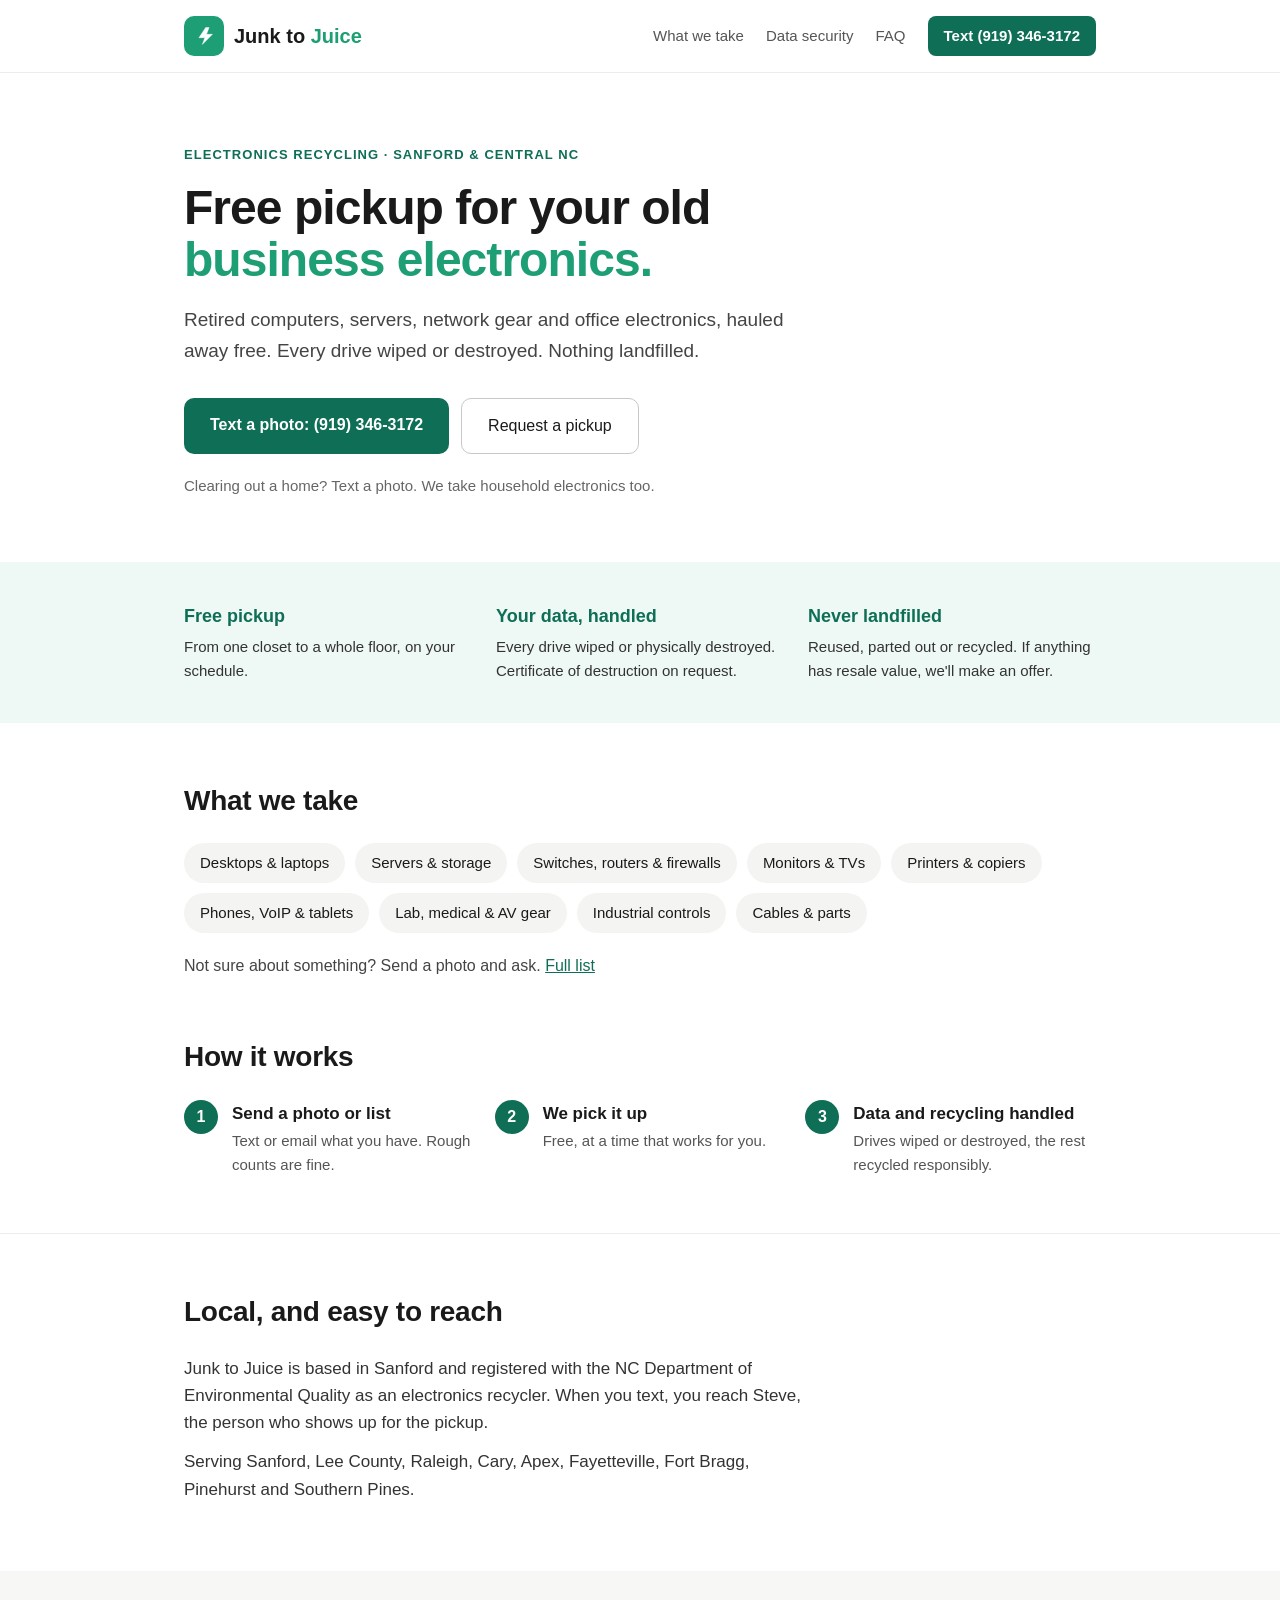
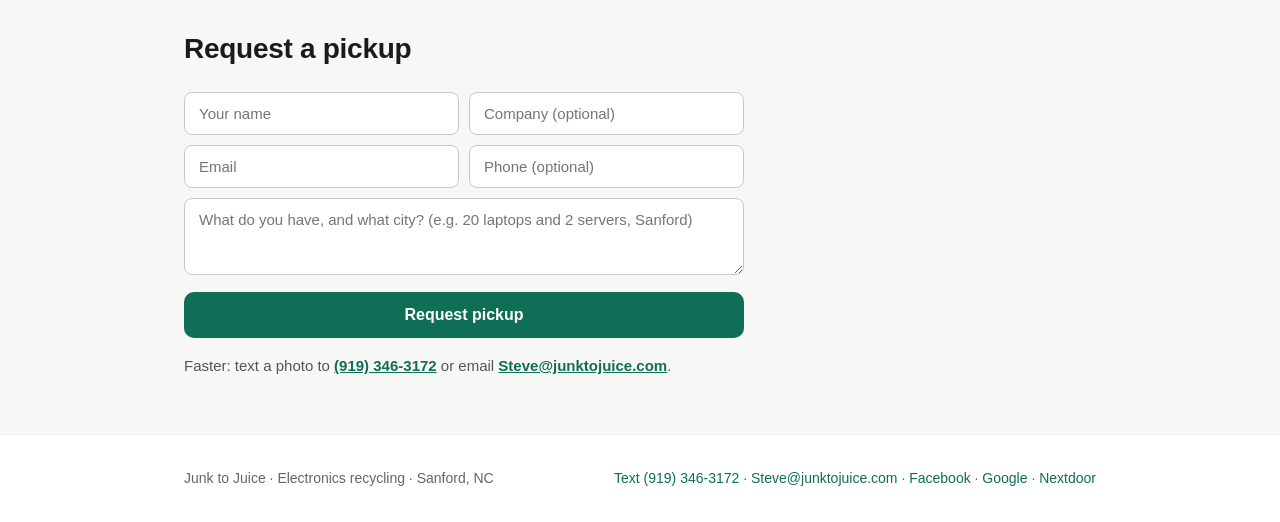
<file: index.html>
<!DOCTYPE html>
<html lang="en">
<head>
  <meta charset="UTF-8" />
  <meta name="viewport" content="width=device-width, initial-scale=1.0" />
  <title>Free Electronics Recycling Pickup | Sanford &amp; Central NC | Junk to Juice</title>
  <meta name="description" content="Free pickup of retired computers, servers, network gear and office electronics in Sanford and central NC. Every drive wiped or destroyed. Nothing landfilled." />
  <link rel="canonical" href="https://junktojuice.com/" />
  <link rel="icon" href="/favicon.ico" sizes="32x32" />
  <link rel="icon" href="/favicon.svg" type="image/svg+xml" />
  <link rel="apple-touch-icon" href="/apple-touch-icon.png" />
  <link rel="manifest" href="/site.webmanifest" />
  <link rel="stylesheet" href="/style.css" />
  <meta name="robots" content="index, follow" />
  <meta property="og:type" content="website" />
  <meta property="og:url" content="https://junktojuice.com/" />
  <meta property="og:title" content="Junk to Juice | Free Electronics Recycling Pickup in Central NC" />
  <meta property="og:description" content="Free pickup of retired computers, servers and office electronics in Sanford and central NC. Every drive wiped or destroyed. Nothing landfilled." />
  <meta property="og:site_name" content="Junk to Juice" />
  <meta property="og:image" content="https://junktojuice.com/og-image.png" />
  <meta property="og:image:width" content="1200" />
  <meta property="og:image:height" content="630" />
  <meta name="twitter:card" content="summary_large_image" />
  <meta name="twitter:image" content="https://junktojuice.com/og-image.png" />
  <meta name="twitter:title" content="Junk to Juice | Free Electronics Recycling Pickup in Central NC" />
  <meta name="twitter:description" content="Free pickup of retired computers, servers and office electronics. Every drive wiped or destroyed. Nothing landfilled." />
  <script type="application/ld+json">
  {
    "@context": "https://schema.org",
    "@type": "LocalBusiness",
    "name": "Junk to Juice",
    "alternateName": "Junk to Juice Electronics Recycling",
    "description": "Electronics recycler in Sanford, NC offering free pickup of retired computers, servers, network gear and office electronics for businesses across central North Carolina. Every drive wiped or physically destroyed, with certificates of destruction available. Nothing landfilled.",
    "url": "https://junktojuice.com",
    "logo": "https://junktojuice.com/android-chrome-512x512.png",
    "image": "https://junktojuice.com/og-image.png",
    "telephone": "+19193463172",
    "email": "Steve@junktojuice.com",
    "address": {
      "@type": "PostalAddress",
      "addressLocality": "Sanford",
      "addressRegion": "NC",
      "postalCode": "27332",
      "addressCountry": "US"
    },
    "openingHours": "Mo-Su 06:00-20:00",
    "areaServed": ["Sanford, NC", "Lee County, NC", "Raleigh, NC", "Cary, NC", "Apex, NC", "Fayetteville, NC", "Fort Bragg, NC", "Pinehurst, NC", "Southern Pines, NC"],
    "serviceType": ["Electronics Recycling", "Free Electronics Pickup", "Computer Recycling", "Secure Data Destruction", "Office IT Equipment Removal"],
    "sameAs": [
      "https://www.facebook.com/junktojuice",
      "https://www.google.com/maps?cid=4999644348705849393",
      "https://nextdoor.com/page/junk-to-juice-sanford-nc/",
      "https://www.alignable.com/sanford-nc/junk-to-juice"
    ]
  }
  </script>
  <!-- Google tag (gtag.js) -->
  <script async src="https://www.googletagmanager.com/gtag/js?id=G-BV7R6ZXYHS"></script>
  <script>
    window.dataLayer = window.dataLayer || [];
    function gtag(){dataLayer.push(arguments);}
    gtag('js', new Date());
    gtag('config', 'G-BV7R6ZXYHS');
  </script>
</head>
<body>

<nav>
  <div class="wrap">
    <a class="logo-mark" href="/">
      <div class="logo-icon"><svg viewBox="0 0 26 26" fill="none" xmlns="http://www.w3.org/2000/svg" aria-hidden="true"><path d="M15 3L7 15h7l-3 8L23 11h-7l3-8z" fill="white" stroke="white" stroke-width="0.5" stroke-linejoin="round"/></svg></div>
      <span class="logo-text">Junk to <span>Juice</span></span>
    </a>
    <div class="nav-links">
      <a href="/services">What we take</a>
      <a href="/data-security">Data security</a>
      <a href="/faq">FAQ</a>
      <a class="nav-cta" href="sms:+19193463172">Text (919) 346-3172</a>
    </div>
  </div>
</nav>

<header class="hero">
  <div class="wrap">
    <div class="eyebrow">Electronics recycling · Sanford &amp; central NC</div>
    <h1>Free pickup for your old <span>business electronics.</span></h1>
    <p class="lede">Retired computers, servers, network gear and office electronics, hauled away free. Every drive wiped or destroyed. Nothing landfilled.</p>
    <div class="cta-row">
      <a class="btn-primary" href="sms:+19193463172">Text a photo: (919) 346-3172</a>
      <a class="btn-secondary" href="#contact">Request a pickup</a>
    </div>
    <p class="homes">Clearing out a home? Text a photo. We take household electronics too.</p>
  </div>
</header>

<section class="points" aria-label="Why Junk to Juice">
  <div class="wrap">
    <div class="point"><h2>Free pickup</h2><p>From one closet to a whole floor, on your schedule.</p></div>
    <div class="point"><h2>Your data, handled</h2><p>Every drive wiped or physically destroyed. Certificate of destruction on request.</p></div>
    <div class="point"><h2>Never landfilled</h2><p>Reused, parted out or recycled. If anything has resale value, we'll make an offer.</p></div>
  </div>
</section>

<section class="section">
  <div class="wrap">
    <h2 class="title">What we take</h2>
    <ul class="take">
      <li>Desktops &amp; laptops</li>
      <li>Servers &amp; storage</li>
      <li>Switches, routers &amp; firewalls</li>
      <li>Monitors &amp; TVs</li>
      <li>Printers &amp; copiers</li>
      <li>Phones, VoIP &amp; tablets</li>
      <li>Lab, medical &amp; AV gear</li>
      <li>Industrial controls</li>
      <li>Cables &amp; parts</li>
    </ul>
    <p class="note">Not sure about something? Send a photo and ask. <a href="/services">Full list</a></p>
  </div>
</section>

<section class="section" style="padding-top:0;">
  <div class="wrap">
    <h2 class="title">How it works</h2>
    <div class="steps">
      <div class="step"><div class="step-num">1</div><div><h3>Send a photo or list</h3><p>Text or email what you have. Rough counts are fine.</p></div></div>
      <div class="step"><div class="step-num">2</div><div><h3>We pick it up</h3><p>Free, at a time that works for you.</p></div></div>
      <div class="step"><div class="step-num">3</div><div><h3>Data and recycling handled</h3><p>Drives wiped or destroyed, the rest recycled responsibly.</p></div></div>
    </div>
  </div>
</section>

<section class="section about">
  <div class="wrap">
    <h2 class="title">Local, and easy to reach</h2>
    <p>Junk to Juice is based in Sanford and registered with the NC Department of Environmental Quality as an electronics recycler. When you text, you reach Steve, the person who shows up for the pickup.</p>
    <p>Serving Sanford, Lee County, Raleigh, Cary, Apex, Fayetteville, Fort Bragg, Pinehurst and Southern Pines.</p>
  </div>
</section>

<section class="section contact" id="contact">
  <div class="wrap">
    <h2 class="title">Request a pickup</h2>
    <div class="contact-card">
      <form id="contact-form" action="https://formspree.io/f/xzdyrgpk" method="POST">
        <input type="hidden" name="_subject" value="Junk to Juice – Pickup Request" />
        <div style="display:grid; gap:10px;">
          <div class="contact-row">
            <label class="sr" style="flex:1"><span style="position:absolute;left:-9999px">Your name</span><input class="contact-input" type="text" name="name" placeholder="Your name" required /></label>
            <label class="sr" style="flex:1"><span style="position:absolute;left:-9999px">Company (optional)</span><input class="contact-input" type="text" name="company" placeholder="Company (optional)" /></label>
          </div>
          <div class="contact-row">
            <label class="sr" style="flex:1"><span style="position:absolute;left:-9999px">Email</span><input class="contact-input" type="email" name="email" placeholder="Email" required /></label>
            <label class="sr" style="flex:1"><span style="position:absolute;left:-9999px">Phone (optional)</span><input class="contact-input" type="tel" name="phone" placeholder="Phone (optional)" /></label>
          </div>
          <label><span style="position:absolute;left:-9999px">What do you have, and where?</span><textarea class="contact-input" name="message" rows="3" placeholder="What do you have, and what city? (e.g. 20 laptops and 2 servers, Sanford)" style="resize:vertical;"></textarea></label>
          <button type="submit" class="btn-primary" id="contact-btn">Request pickup</button>
        </div>
      </form>
      <p id="contact-success" style="display:none; color:#0F6E56; font-size:16px; margin-top:12px;">Thanks! We'll be in touch soon.</p>
      <p class="contact-alt">Faster: text a photo to <a href="sms:+19193463172"><strong>(919) 346-3172</strong></a> or email <a href="mailto:Steve@junktojuice.com"><strong>Steve@junktojuice.com</strong></a>.</p>
    </div>
  </div>
</section>

<script>
  async function handleForm(formId, btnId, successId) {
    const form = document.getElementById(formId);
    const btn = document.getElementById(btnId);
    const success = document.getElementById(successId);
    form.addEventListener('submit', async function(e) {
      e.preventDefault();
      btn.disabled = true;
      btn.textContent = 'Sending…';
      try {
        const res = await fetch(form.action, { method: 'POST', body: new FormData(form), headers: { 'Accept': 'application/json' } });
        if (res.ok) { form.style.display = 'none'; success.style.display = 'block'; if (window.gtag) gtag('event', 'generate_lead', { form_id: formId }); }
        else { btn.disabled = false; btn.textContent = btn.dataset.label; alert('Something went wrong. Please try again, or text (919) 346-3172.'); }
      } catch { btn.disabled = false; btn.textContent = btn.dataset.label; alert('Something went wrong. Please try again, or text (919) 346-3172.'); }
    });
    btn.dataset.label = btn.textContent;
  }
  handleForm('contact-form', 'contact-btn', 'contact-success');
</script>

<footer>
  <div class="wrap">
    <div>Junk to Juice · Electronics recycling · Sanford, NC</div>
    <div>
      <a href="sms:+19193463172">Text (919) 346-3172</a> ·
      <a href="mailto:Steve@junktojuice.com">Steve@junktojuice.com</a> ·
      <a href="https://www.facebook.com/junktojuice" rel="noopener">Facebook</a> ·
      <a href="https://www.google.com/maps?cid=4999644348705849393" rel="noopener">Google</a> ·
      <a href="https://nextdoor.com/page/junk-to-juice-sanford-nc/" rel="noopener">Nextdoor</a>
    </div>
  </div>
</footer>
<script>
  window.addEventListener('pageshow', function(e) {
    if (e.persisted) { window.location.reload(); }
  });
</script>
</body>
</html>
</file>
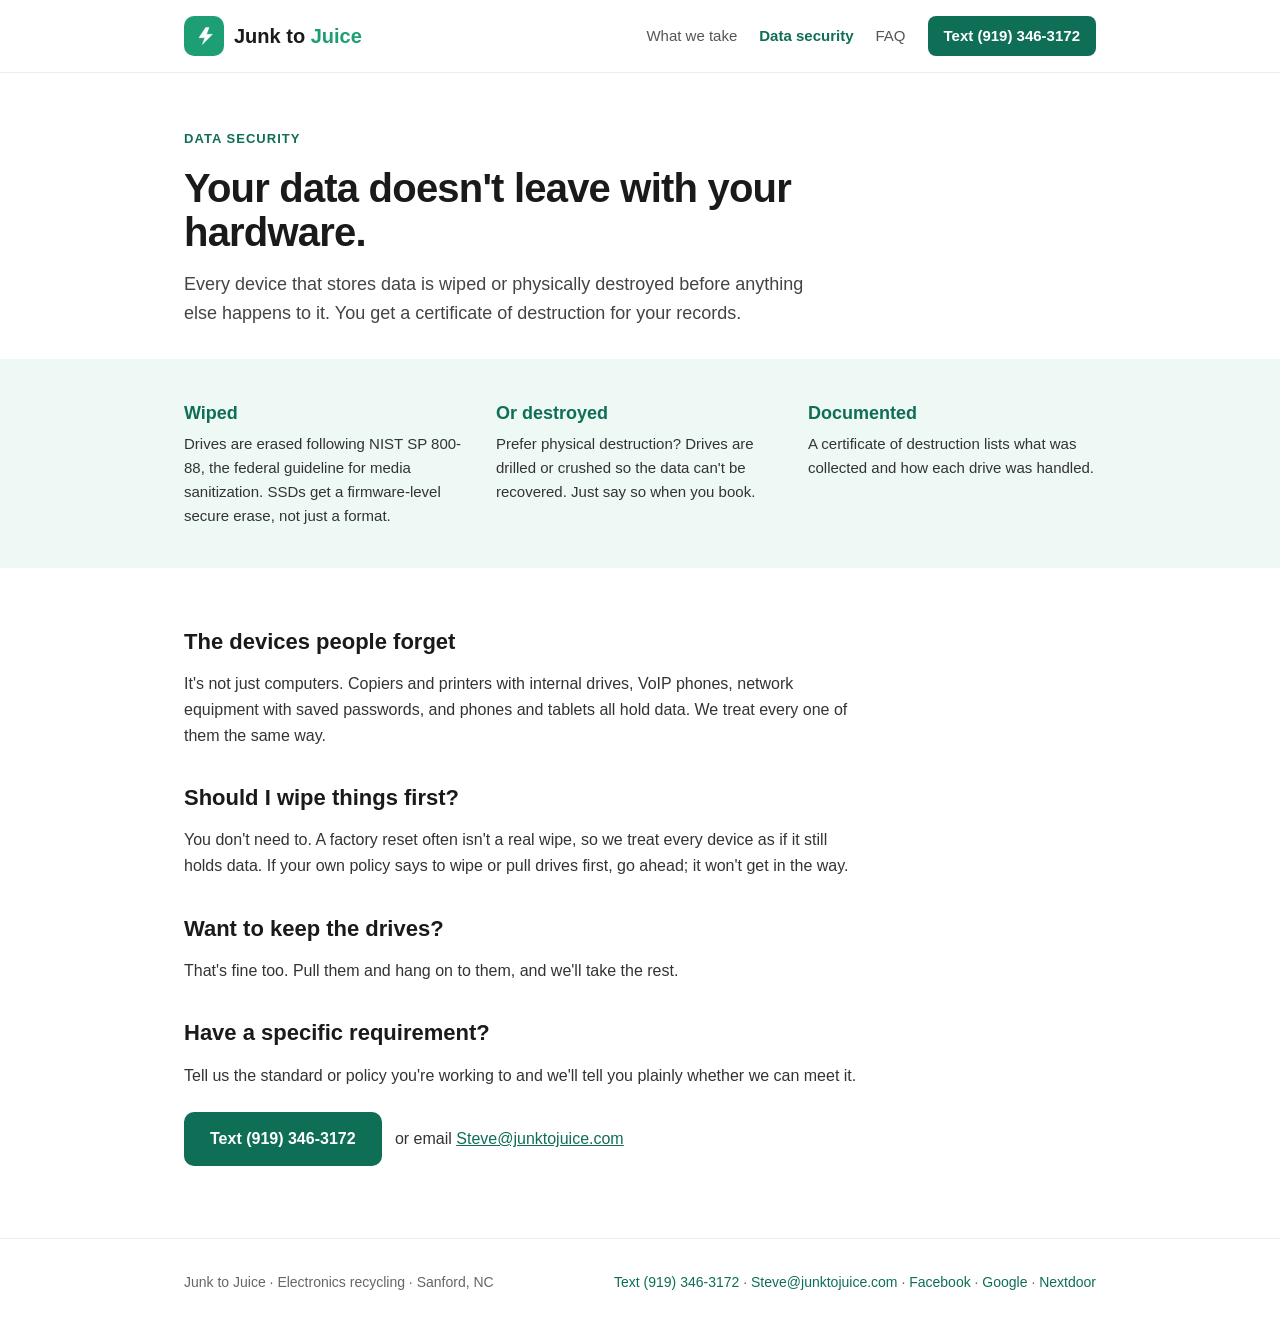
<file: data-security.html>
<!DOCTYPE html>
<html lang="en">
<head>
  <meta charset="UTF-8" />
  <meta name="viewport" content="width=device-width, initial-scale=1.0" />
  <title>Data Destruction for Business Electronics | Sanford &amp; Central NC | Junk to Juice</title>
  <meta name="description" content="Every hard drive and SSD wiped following NIST SP 800-88 or physically destroyed, with a certificate of destruction. Free pickup across central NC." />
  <link rel="canonical" href="https://junktojuice.com/data-security" />
  <link rel="icon" href="/favicon.ico" sizes="32x32" />
  <link rel="icon" href="/favicon.svg" type="image/svg+xml" />
  <link rel="apple-touch-icon" href="/apple-touch-icon.png" />
  <link rel="manifest" href="/site.webmanifest" />
  <link rel="stylesheet" href="/style.css" />
  <meta name="robots" content="index, follow" />
  <meta property="og:type" content="website" />
  <meta property="og:url" content="https://junktojuice.com/data-security" />
  <meta property="og:title" content="Data Destruction | Junk to Juice Electronics Recycling" />
  <meta property="og:description" content="Every drive wiped or physically destroyed, with a certificate of destruction." />
  <meta property="og:site_name" content="Junk to Juice" />
  <meta property="og:image" content="https://junktojuice.com/og-image.png" />
  <meta name="twitter:card" content="summary_large_image" />
  <script async src="https://www.googletagmanager.com/gtag/js?id=G-BV7R6ZXYHS"></script>
  <script>
    window.dataLayer = window.dataLayer || [];
    function gtag(){dataLayer.push(arguments);}
    gtag('js', new Date());
    gtag('config', 'G-BV7R6ZXYHS');
  </script>
</head>
<body>

<nav>
  <div class="wrap">
    <a class="logo-mark" href="/">
      <div class="logo-icon"><svg viewBox="0 0 26 26" fill="none" xmlns="http://www.w3.org/2000/svg" aria-hidden="true"><path d="M15 3L7 15h7l-3 8L23 11h-7l3-8z" fill="white" stroke="white" stroke-width="0.5" stroke-linejoin="round"/></svg></div>
      <span class="logo-text">Junk to <span>Juice</span></span>
    </a>
    <div class="nav-links">
      <a href="/services">What we take</a>
      <a href="/data-security" class="active">Data security</a>
      <a href="/faq">FAQ</a>
      <a class="nav-cta" href="sms:+19193463172">Text (919) 346-3172</a>
    </div>
  </div>
</nav>

<header class="page-head">
  <div class="wrap">
    <div class="eyebrow">Data security</div>
    <h1>Your data doesn't leave with your hardware.</h1>
    <p>Every device that stores data is wiped or physically destroyed before anything else happens to it. You get a certificate of destruction for your records.</p>
  </div>
</header>

<section class="points">
  <div class="wrap">
    <div class="point"><h2>Wiped</h2><p>Drives are erased following NIST SP 800-88, the federal guideline for media sanitization. SSDs get a firmware-level secure erase, not just a format.</p></div>
    <div class="point"><h2>Or destroyed</h2><p>Prefer physical destruction? Drives are drilled or crushed so the data can't be recovered. Just say so when you book.</p></div>
    <div class="point"><h2>Documented</h2><p>A certificate of destruction lists what was collected and how each drive was handled.</p></div>
  </div>
</section>

<section class="section">
  <div class="wrap prose">
    <h2 style="margin-top:0;">The devices people forget</h2>
    <p>It's not just computers. Copiers and printers with internal drives, VoIP phones, network equipment with saved passwords, and phones and tablets all hold data. We treat every one of them the same way.</p>

    <h2>Should I wipe things first?</h2>
    <p>You don't need to. A factory reset often isn't a real wipe, so we treat every device as if it still holds data. If your own policy says to wipe or pull drives first, go ahead; it won't get in the way.</p>

    <h2>Want to keep the drives?</h2>
    <p>That's fine too. Pull them and hang on to them, and we'll take the rest.</p>

    <h2>Have a specific requirement?</h2>
    <p>Tell us the standard or policy you're working to and we'll tell you plainly whether we can meet it.</p>
    <p style="margin-top:1.5rem;"><a class="btn-primary" href="sms:+19193463172" style="text-decoration:none;">Text (919) 346-3172</a>
    &nbsp; or email <a href="mailto:Steve@junktojuice.com">Steve@junktojuice.com</a></p>
  </div>
</section>

<footer>
  <div class="wrap">
    <div>Junk to Juice · Electronics recycling · Sanford, NC</div>
    <div>
      <a href="sms:+19193463172">Text (919) 346-3172</a> ·
      <a href="mailto:Steve@junktojuice.com">Steve@junktojuice.com</a> ·
      <a href="https://www.facebook.com/junktojuice" rel="noopener">Facebook</a> ·
      <a href="https://www.google.com/maps?cid=4999644348705849393" rel="noopener">Google</a> ·
      <a href="https://nextdoor.com/page/junk-to-juice-sanford-nc/" rel="noopener">Nextdoor</a>
    </div>
  </div>
</footer>
</body>
</html>
</file>
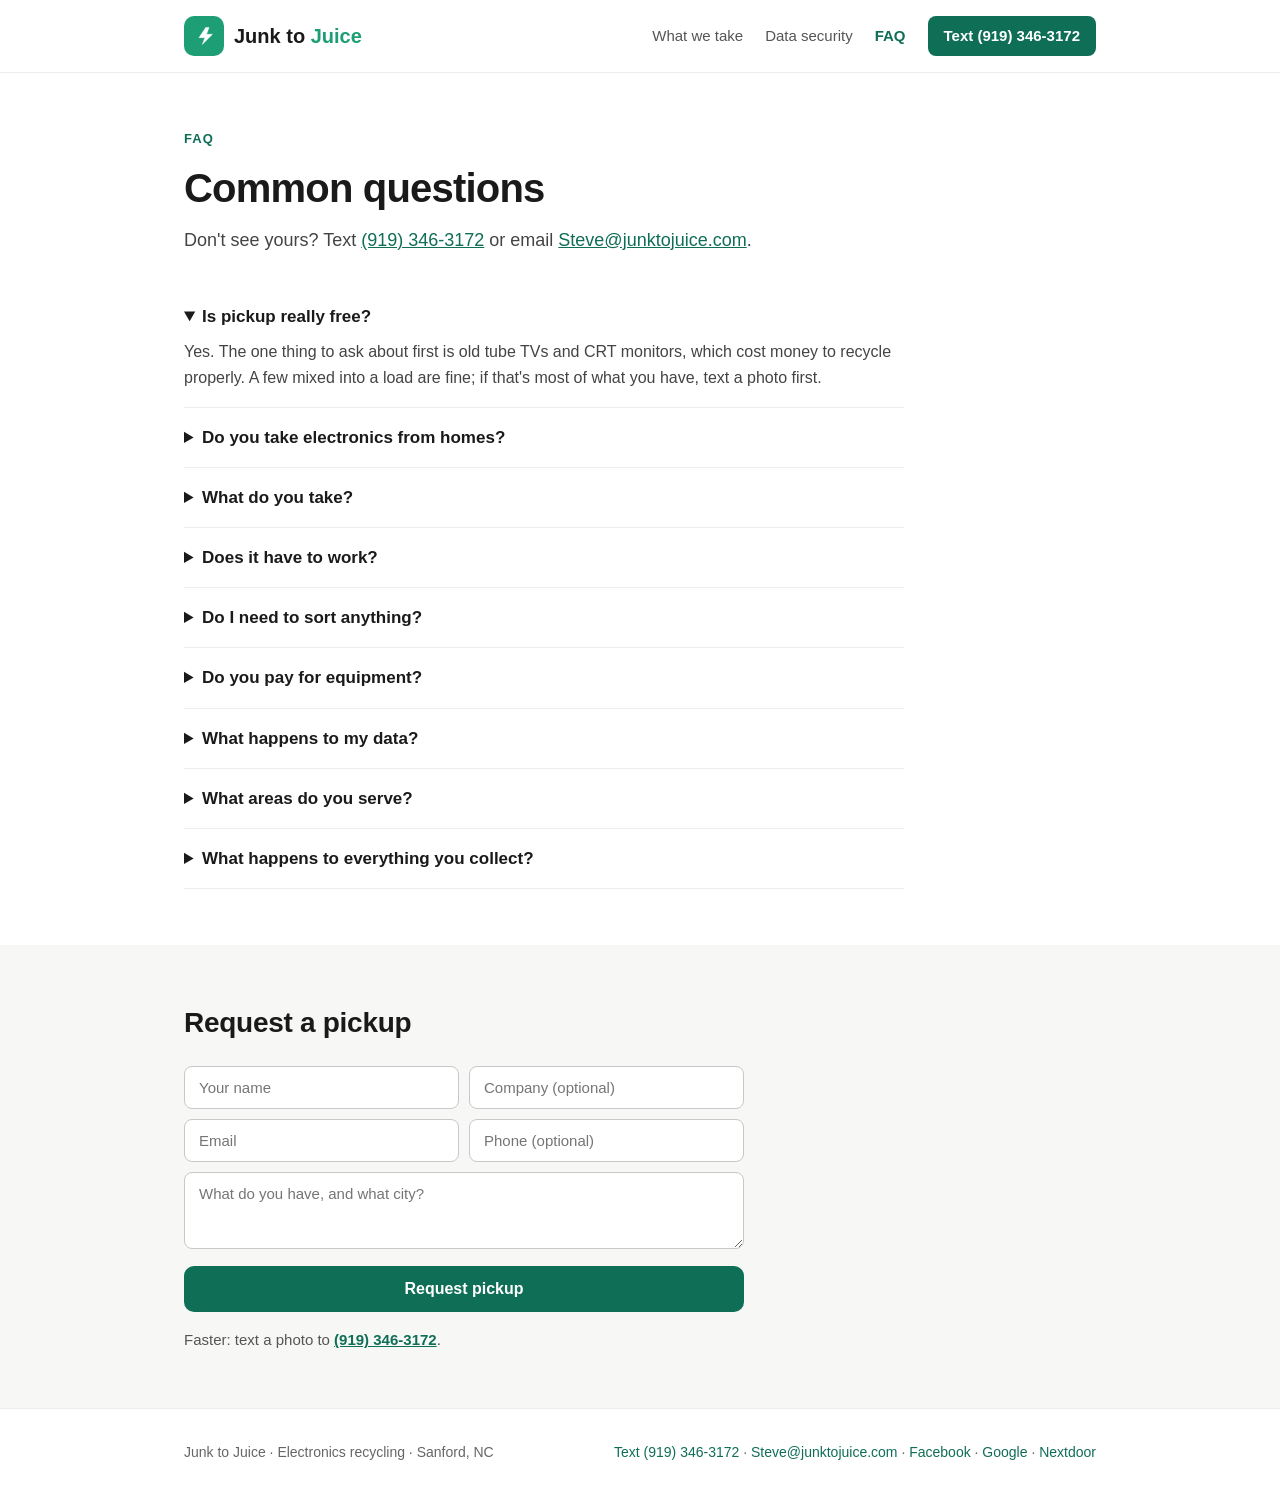
<file: faq.html>
<!DOCTYPE html>
<html lang="en">
<head>
  <meta charset="UTF-8" />
  <meta name="viewport" content="width=device-width, initial-scale=1.0" />
  <title>FAQ | Free Electronics Recycling Pickup | Junk to Juice, Sanford NC</title>
  <meta name="description" content="Is pickup really free? Do you take household electronics? What happens to my data? Answers about Junk to Juice electronics recycling in central NC." />
  <link rel="canonical" href="https://junktojuice.com/faq" />
  <link rel="icon" href="/favicon.ico" sizes="32x32" />
  <link rel="icon" href="/favicon.svg" type="image/svg+xml" />
  <link rel="apple-touch-icon" href="/apple-touch-icon.png" />
  <link rel="manifest" href="/site.webmanifest" />
  <link rel="stylesheet" href="/style.css" />
  <meta name="robots" content="index, follow" />
  <meta property="og:type" content="website" />
  <meta property="og:url" content="https://junktojuice.com/faq" />
  <meta property="og:title" content="FAQ | Junk to Juice Electronics Recycling" />
  <meta property="og:description" content="Answers about free electronics pickup, data destruction and what we take." />
  <meta property="og:site_name" content="Junk to Juice" />
  <meta property="og:image" content="https://junktojuice.com/og-image.png" />
  <meta name="twitter:card" content="summary_large_image" />
  <script type="application/ld+json">
  {
    "@context": "https://schema.org",
    "@type": "FAQPage",
    "mainEntity": [
      {"@type": "Question", "name": "Is pickup really free?", "acceptedAnswer": {"@type": "Answer", "text": "Yes. The one exception to ask about is old tube TVs and CRT monitors, which cost money to recycle. A few in a load are fine; if that's most of it, text a photo first."}},
      {"@type": "Question", "name": "Do you take electronics from homes?", "acceptedAnswer": {"@type": "Answer", "text": "Yes. Most of our work is with businesses, but household electronics are welcome too. Text a photo of what you have."}},
      {"@type": "Question", "name": "Does it have to work?", "acceptedAnswer": {"@type": "Answer", "text": "No. Broken, untested and dead equipment is fine."}},
      {"@type": "Question", "name": "Do you pay for equipment?", "acceptedAnswer": {"@type": "Answer", "text": "If anything in the lot has resale value, we'll make an offer. Pickup is free either way."}},
      {"@type": "Question", "name": "What happens to my data?", "acceptedAnswer": {"@type": "Answer", "text": "Every drive is wiped following NIST SP 800-88 or physically destroyed, and you can get a certificate of destruction."}},
      {"@type": "Question", "name": "What areas do you serve?", "acceptedAnswer": {"@type": "Answer", "text": "Sanford and Lee County, plus Raleigh, Cary, Apex, Fayetteville, Fort Bragg, Pinehurst and Southern Pines."}},
      {"@type": "Question", "name": "What happens to everything you collect?", "acceptedAnswer": {"@type": "Answer", "text": "Working equipment is reused, parts are recovered, and the rest goes to responsible recyclers. Nothing goes to a landfill."}}
    ]
  }
  </script>
  <script async src="https://www.googletagmanager.com/gtag/js?id=G-BV7R6ZXYHS"></script>
  <script>
    window.dataLayer = window.dataLayer || [];
    function gtag(){dataLayer.push(arguments);}
    gtag('js', new Date());
    gtag('config', 'G-BV7R6ZXYHS');
  </script>
</head>
<body>

<nav>
  <div class="wrap">
    <a class="logo-mark" href="/">
      <div class="logo-icon"><svg viewBox="0 0 26 26" fill="none" xmlns="http://www.w3.org/2000/svg" aria-hidden="true"><path d="M15 3L7 15h7l-3 8L23 11h-7l3-8z" fill="white" stroke="white" stroke-width="0.5" stroke-linejoin="round"/></svg></div>
      <span class="logo-text">Junk to <span>Juice</span></span>
    </a>
    <div class="nav-links">
      <a href="/services">What we take</a>
      <a href="/data-security">Data security</a>
      <a href="/faq" class="active">FAQ</a>
      <a class="nav-cta" href="sms:+19193463172">Text (919) 346-3172</a>
    </div>
  </div>
</nav>

<header class="page-head">
  <div class="wrap">
    <div class="eyebrow">FAQ</div>
    <h1>Common questions</h1>
    <p>Don't see yours? Text <a href="sms:+19193463172">(919) 346-3172</a> or email <a href="mailto:Steve@junktojuice.com">Steve@junktojuice.com</a>.</p>
  </div>
</header>

<section class="section faq" style="padding-top:0;">
  <div class="wrap">
    <details open><summary>Is pickup really free?</summary><p>Yes. The one thing to ask about first is old tube TVs and CRT monitors, which cost money to recycle properly. A few mixed into a load are fine; if that's most of what you have, text a photo first.</p></details>
    <details><summary>Do you take electronics from homes?</summary><p>Yes. Most of our work is with businesses, but household electronics are welcome too. Text a photo of what you have.</p></details>
    <details><summary>What do you take?</summary><p>Computers, servers, network gear, monitors, TVs, printers, phones, and plenty of specialty equipment. See the <a href="/services">full list</a>.</p></details>
    <details><summary>Does it have to work?</summary><p>No. Broken, untested and dead equipment is fine.</p></details>
    <details><summary>Do I need to sort anything?</summary><p>No. Leave it as it is and we'll sort it after pickup.</p></details>
    <details><summary>Do you pay for equipment?</summary><p>If anything in the lot has resale value, we'll make an offer. Pickup is free either way.</p></details>
    <details><summary>What happens to my data?</summary><p>Every drive is wiped following NIST SP 800-88 or physically destroyed, and you can get a certificate of destruction. More on the <a href="/data-security">data security page</a>.</p></details>
    <details><summary>What areas do you serve?</summary><p>Sanford and Lee County, plus Raleigh, Cary, Apex, Fayetteville, Fort Bragg, Pinehurst and Southern Pines.</p></details>
    <details><summary>What happens to everything you collect?</summary><p>Working equipment is reused, parts are recovered, and the rest goes to responsible recyclers. Nothing goes to a landfill.</p></details>
  </div>
</section>

<section class="section contact" id="contact">
  <div class="wrap">
    <h2 class="title">Request a pickup</h2>
    <div class="contact-card">
      <form id="contact-form" action="https://formspree.io/f/xzdyrgpk" method="POST">
        <input type="hidden" name="_subject" value="Junk to Juice – Pickup Request (FAQ page)" />
        <div style="display:grid; gap:10px;">
          <div class="contact-row">
            <label style="flex:1"><span class="sr-only">Your name</span><input class="contact-input" type="text" name="name" placeholder="Your name" required /></label>
            <label style="flex:1"><span class="sr-only">Company (optional)</span><input class="contact-input" type="text" name="company" placeholder="Company (optional)" /></label>
          </div>
          <div class="contact-row">
            <label style="flex:1"><span class="sr-only">Email</span><input class="contact-input" type="email" name="email" placeholder="Email" required /></label>
            <label style="flex:1"><span class="sr-only">Phone (optional)</span><input class="contact-input" type="tel" name="phone" placeholder="Phone (optional)" /></label>
          </div>
          <label><span class="sr-only">What do you have, and where?</span><textarea class="contact-input" name="message" rows="3" placeholder="What do you have, and what city?" style="resize:vertical;"></textarea></label>
          <button type="submit" class="btn-primary" id="contact-btn">Request pickup</button>
        </div>
      </form>
      <p id="contact-success" style="display:none; color:#0F6E56; font-size:16px; margin-top:12px;">Thanks! We'll be in touch soon.</p>
      <p class="contact-alt">Faster: text a photo to <a href="sms:+19193463172"><strong>(919) 346-3172</strong></a>.</p>
    </div>
  </div>
</section>

<script>
  (function(){
    const form = document.getElementById('contact-form');
    const btn = document.getElementById('contact-btn');
    const success = document.getElementById('contact-success');
    btn.dataset.label = btn.textContent;
    form.addEventListener('submit', async function(e) {
      e.preventDefault();
      btn.disabled = true; btn.textContent = 'Sending…';
      try {
        const res = await fetch(form.action, { method: 'POST', body: new FormData(form), headers: { 'Accept': 'application/json' } });
        if (res.ok) { form.style.display = 'none'; success.style.display = 'block'; if (window.gtag) gtag('event', 'generate_lead', { form_id: 'contact-form' }); }
        else { throw new Error(); }
      } catch { btn.disabled = false; btn.textContent = btn.dataset.label; alert('Something went wrong. Please try again, or text (919) 346-3172.'); }
    });
  })();
</script>

<footer>
  <div class="wrap">
    <div>Junk to Juice · Electronics recycling · Sanford, NC</div>
    <div>
      <a href="sms:+19193463172">Text (919) 346-3172</a> ·
      <a href="mailto:Steve@junktojuice.com">Steve@junktojuice.com</a> ·
      <a href="https://www.facebook.com/junktojuice" rel="noopener">Facebook</a> ·
      <a href="https://www.google.com/maps?cid=4999644348705849393" rel="noopener">Google</a> ·
      <a href="https://nextdoor.com/page/junk-to-juice-sanford-nc/" rel="noopener">Nextdoor</a>
    </div>
  </div>
</footer>
</body>
</html>
</file>
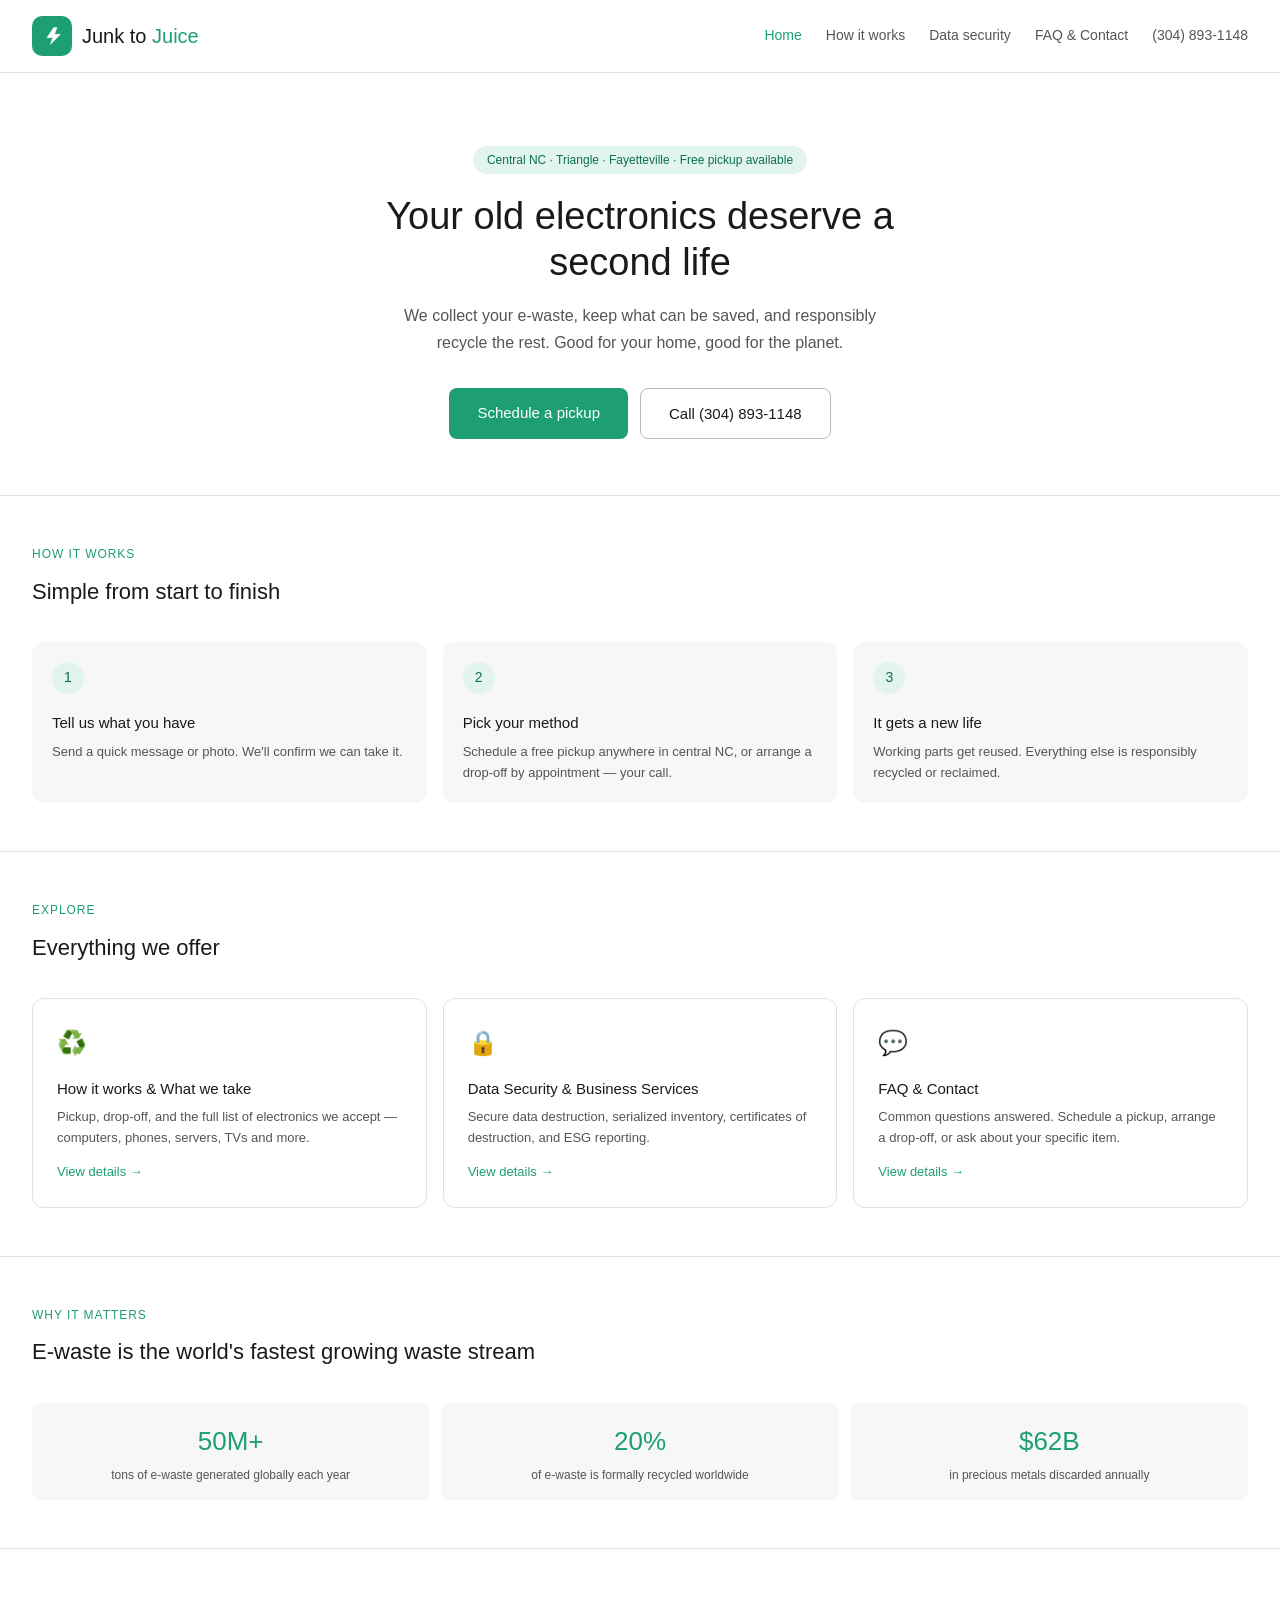
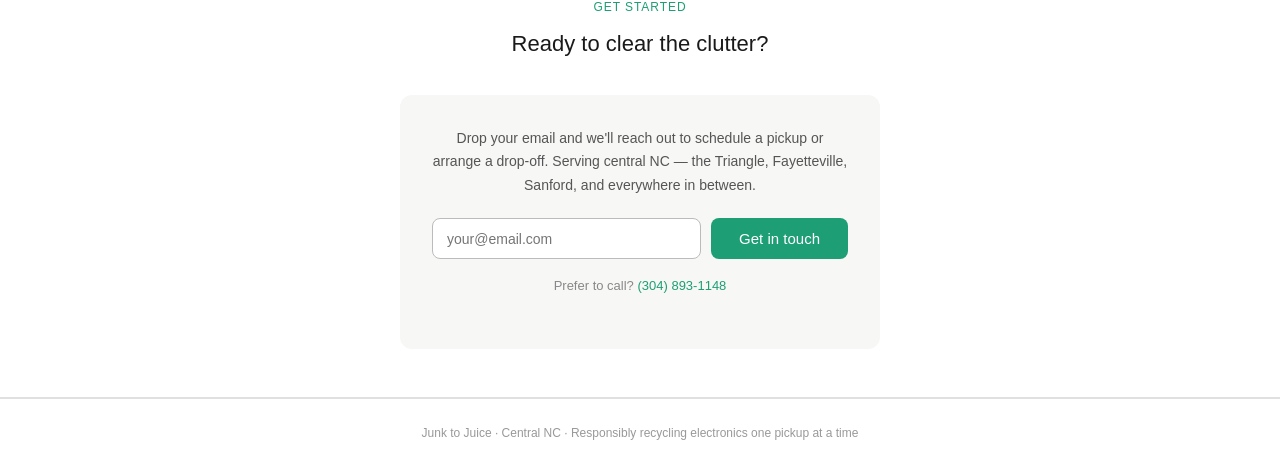
<file: index_7.html>
<!DOCTYPE html>
<html lang="en">
<head>
  <meta charset="UTF-8" />
  <meta name="viewport" content="width=device-width, initial-scale=1.0" />
  <title>Junk to Juice · Central NC E-Waste Recycling</title>
  <meta name="description" content="Free e-waste pickup and drop-off serving Sanford, Harnett County, the Triangle (Raleigh, Durham, Chapel Hill), Fayetteville, and all of central NC." />
  <link rel="canonical" href="https://junktojuice.com/" />
  <link rel="icon" type="image/svg+xml" href="data:image/svg+xml,%3Csvg xmlns='http://www.w3.org/2000/svg' viewBox='0 0 64 64'%3E%3Crect width='64' height='64' rx='14' fill='%231D9E75'/%3E%3Cpath d='M38 6L18 38h17l-7 20L56 26H39l7-20z' fill='white' stroke='white' stroke-width='1' stroke-linejoin='round'/%3E%3C/svg%3E">
  <style>
    *, *::before, *::after { box-sizing: border-box; margin: 0; padding: 0; }
    body { font-family: -apple-system, BlinkMacSystemFont, 'Segoe UI', Roboto, sans-serif; background: #fff; color: #1a1a1a; line-height: 1.7; }
    nav { display: flex; align-items: center; justify-content: space-between; padding: 1rem 2rem; border-bottom: 0.5px solid #e0e0e0; flex-wrap: wrap; gap: 12px; }
    .logo-mark { display: inline-flex; align-items: center; gap: 10px; text-decoration: none; }
    .logo-icon { width: 40px; height: 40px; border-radius: 10px; background: #1D9E75; display: flex; align-items: center; justify-content: center; flex-shrink: 0; }
    .logo-icon svg { width: 22px; height: 22px; }
    .logo-text { font-size: 20px; font-weight: 500; color: #1a1a1a; }
    .logo-text span { color: #1D9E75; }
    .nav-links { display: flex; gap: 24px; flex-wrap: wrap; align-items: center; }
    .nav-links a { font-size: 14px; color: #555; text-decoration: none; }
    .nav-links a:hover, .nav-links a.active { color: #1D9E75; font-weight: 500; }
    .nav-phone { font-size: 14px; color: #1D9E75; text-decoration: none; font-weight: 500; }
    .hero { padding: 4.5rem 2rem 3.5rem; text-align: center; border-bottom: 0.5px solid #e0e0e0; }
    .badge { display: inline-block; background: #E1F5EE; color: #0F6E56; font-size: 12px; font-weight: 500; border-radius: 20px; padding: 4px 14px; margin-bottom: 1.25rem; }
    .hero h1 { font-size: 38px; font-weight: 500; color: #1a1a1a; line-height: 1.2; margin-bottom: 1rem; max-width: 580px; margin-left: auto; margin-right: auto; }
    .hero p { font-size: 16px; color: #555; max-width: 480px; margin: 0 auto 2rem; line-height: 1.7; }
    .cta-row { display: flex; gap: 12px; justify-content: center; flex-wrap: wrap; }
    .btn-primary { background: #1D9E75; color: #fff; border: none; border-radius: 8px; padding: 12px 28px; font-size: 15px; font-weight: 500; cursor: pointer; font-family: inherit; text-decoration: none; display: inline-block; }
    .btn-primary:hover { background: #178a65; }
    .btn-secondary { background: transparent; color: #1a1a1a; border: 0.5px solid #bbb; border-radius: 8px; padding: 12px 28px; font-size: 15px; cursor: pointer; font-family: inherit; text-decoration: none; display: inline-block; }
    .btn-secondary:hover { background: #f5f5f5; }
    .section { padding: 3rem 2rem; border-bottom: 0.5px solid #e0e0e0; }
    .section-label { font-size: 12px; font-weight: 500; color: #1D9E75; text-transform: uppercase; letter-spacing: 0.08em; margin-bottom: 0.5rem; }
    .section-title { font-size: 22px; font-weight: 500; color: #1a1a1a; margin-bottom: 2rem; }
    .steps { display: grid; grid-template-columns: repeat(auto-fit, minmax(180px, 1fr)); gap: 16px; }
    .step-card { background: #f7f7f5; border-radius: 12px; padding: 1.25rem; }
    .step-num { width: 32px; height: 32px; border-radius: 50%; background: #E1F5EE; color: #0F6E56; display: flex; align-items: center; justify-content: center; font-size: 14px; font-weight: 500; margin-bottom: 1rem; }
    .step-card h3 { font-size: 15px; font-weight: 500; color: #1a1a1a; margin-bottom: 6px; }
    .step-card p { font-size: 13px; color: #555; line-height: 1.6; }
    .page-cards { display: grid; grid-template-columns: repeat(auto-fit, minmax(210px, 1fr)); gap: 16px; margin-top: 1.5rem; }
    .page-card { background: #fff; border: 0.5px solid #e0e0e0; border-radius: 12px; padding: 1.5rem; text-decoration: none; color: inherit; transition: border-color 0.15s, box-shadow 0.15s; display: block; }
    .page-card:hover { border-color: #1D9E75; box-shadow: 0 2px 12px rgba(29,158,117,0.1); }
    .page-card-icon { font-size: 24px; margin-bottom: 0.75rem; }
    .page-card h3 { font-size: 15px; font-weight: 500; color: #1a1a1a; margin-bottom: 6px; }
    .page-card p { font-size: 13px; color: #555; line-height: 1.6; }
    .page-card .arrow { font-size: 13px; color: #1D9E75; margin-top: 0.75rem; display: block; }
    .stats { display: grid; grid-template-columns: repeat(auto-fit, minmax(140px, 1fr)); gap: 12px; margin-top: 1.5rem; }
    .stat-card { background: #f7f7f5; border-radius: 8px; padding: 1rem; text-align: center; }
    .stat-num { font-size: 26px; font-weight: 500; color: #1D9E75; }
    .stat-label { font-size: 12px; color: #555; margin-top: 4px; line-height: 1.4; }
    .contact-card { background: #f7f7f5; border-radius: 12px; padding: 2rem; max-width: 480px; margin: 1.5rem auto 0; }
    .contact-card p { font-size: 14px; color: #555; margin-bottom: 1.25rem; line-height: 1.7; }
    .contact-row { display: flex; gap: 10px; }
    .contact-input { flex: 1; background: #fff; border: 0.5px solid #bbb; border-radius: 8px; padding: 10px 14px; font-size: 14px; color: #1a1a1a; font-family: inherit; }
    .contact-input:focus { outline: none; border-color: #1D9E75; }
    footer { padding: 1.5rem 2rem; text-align: center; border-top: 0.5px solid #e0e0e0; }
    footer p { font-size: 12px; color: #999; }
    @media (max-width: 560px) { .hero h1 { font-size: 28px; } .contact-row { flex-direction: column; } nav { justify-content: center; } }
  </style>
</head>
<body>

<nav>
  <a class="logo-mark" href="index.html">
    <div class="logo-icon"><svg viewBox="0 0 26 26" fill="none" xmlns="http://www.w3.org/2000/svg"><path d="M15 3L7 15h7l-3 8L23 11h-7l3-8z" fill="white" stroke="white" stroke-width="0.5" stroke-linejoin="round"/></svg></div>
    <span class="logo-text">Junk to <span>Juice</span></span>
  </a>
  <div class="nav-links">
    <a href="index.html" class="active">Home</a>
    <a href="services.html">How it works</a>
    <a href="data-security.html">Data security</a>
    <a href="faq.html">FAQ & Contact</a>
    <a class="nav-phone" href="tel:3048931148">(304) 893-1148</a>
  </div>
</nav>

<div class="hero">
  <div class="badge">Central NC · Triangle · Fayetteville · Free pickup available</div>
  <h1>Your old electronics deserve a second life</h1>
  <p>We collect your e-waste, keep what can be saved, and responsibly recycle the rest. Good for your home, good for the planet.</p>
  <div class="cta-row">
    <a class="btn-primary" href="faq.html#contact">Schedule a pickup</a>
    <a class="btn-secondary" href="tel:3048931148">Call (304) 893-1148</a>
  </div>
</div>

<div class="section">
  <div class="section-label">How it works</div>
  <div class="section-title">Simple from start to finish</div>
  <div class="steps">
    <div class="step-card"><div class="step-num">1</div><h3>Tell us what you have</h3><p>Send a quick message or photo. We'll confirm we can take it.</p></div>
    <div class="step-card"><div class="step-num">2</div><h3>Pick your method</h3><p>Schedule a free pickup anywhere in central NC, or arrange a drop-off by appointment — your call.</p></div>
    <div class="step-card"><div class="step-num">3</div><h3>It gets a new life</h3><p>Working parts get reused. Everything else is responsibly recycled or reclaimed.</p></div>
  </div>
</div>

<div class="section">
  <div class="section-label">Explore</div>
  <div class="section-title">Everything we offer</div>
  <div class="page-cards">
    <a class="page-card" href="services.html">
      <div class="page-card-icon">♻️</div>
      <h3>How it works & What we take</h3>
      <p>Pickup, drop-off, and the full list of electronics we accept — computers, phones, servers, TVs and more.</p>
      <span class="arrow">View details →</span>
    </a>
    <a class="page-card" href="data-security.html">
      <div class="page-card-icon">🔒</div>
      <h3>Data Security & Business Services</h3>
      <p>Secure data destruction, serialized inventory, certificates of destruction, and ESG reporting.</p>
      <span class="arrow">View details →</span>
    </a>
    <a class="page-card" href="faq.html">
      <div class="page-card-icon">💬</div>
      <h3>FAQ & Contact</h3>
      <p>Common questions answered. Schedule a pickup, arrange a drop-off, or ask about your specific item.</p>
      <span class="arrow">View details →</span>
    </a>
  </div>
</div>

<div class="section">
  <div class="section-label">Why it matters</div>
  <div class="section-title">E-waste is the world's fastest growing waste stream</div>
  <div class="stats">
    <div class="stat-card"><div class="stat-num">50M+</div><div class="stat-label">tons of e-waste generated globally each year</div></div>
    <div class="stat-card"><div class="stat-num">20%</div><div class="stat-label">of e-waste is formally recycled worldwide</div></div>
    <div class="stat-card"><div class="stat-num">$62B</div><div class="stat-label">in precious metals discarded annually</div></div>
  </div>
</div>

<div class="section" id="contact" style="text-align:center;">
  <div class="section-label">Get started</div>
  <div class="section-title">Ready to clear the clutter?</div>
  <div class="contact-card">
    <p>Drop your email and we'll reach out to schedule a pickup or arrange a drop-off. Serving central NC — the Triangle, Fayetteville, Sanford, and everywhere in between.</p>
    <form id="contact-form" action="https://formspree.io/f/xzdyrgpk" method="POST">
      <input type="hidden" name="_subject" value="Junk to Juice – Pickup Request" />
      <div class="contact-row">
        <input class="contact-input" type="email" name="email" placeholder="your@email.com" required />
        <button type="submit" class="btn-primary" id="contact-btn" style="white-space:nowrap;">Get in touch</button>
      </div>
    </form>
    <p id="contact-success" style="display:none; color:#0F6E56; font-size:14px; margin-top:12px;">✓ Thanks! We'll be in touch soon.</p>
    <p style="margin-top:1rem; font-size:13px; color:#888;">Prefer to call? <a href="tel:3048931148" style="color:#1D9E75; text-decoration:none; font-weight:500;">(304) 893-1148</a></p>
  </div>
</div>

<script>
  async function handleForm(formId, btnId, successId) {
    const form = document.getElementById(formId);
    const btn = document.getElementById(btnId);
    const success = document.getElementById(successId);
    form.addEventListener('submit', async function(e) {
      e.preventDefault();
      btn.disabled = true;
      btn.textContent = 'Sending\u2026';
      try {
        const res = await fetch(form.action, { method: 'POST', body: new FormData(form), headers: { 'Accept': 'application/json' } });
        if (res.ok) { form.style.display = 'none'; success.style.display = 'block'; }
        else { btn.disabled = false; btn.textContent = btn.dataset.label; alert('Something went wrong. Please try again.'); }
      } catch { btn.disabled = false; btn.textContent = btn.dataset.label; alert('Something went wrong. Please try again.'); }
    });
    btn.dataset.label = btn.textContent;
  }
  handleForm('contact-form', 'contact-btn', 'contact-success');
</script>

<footer><p>Junk to Juice · Central NC · Responsibly recycling electronics one pickup at a time</p></footer>
</body>
</html>
</file>
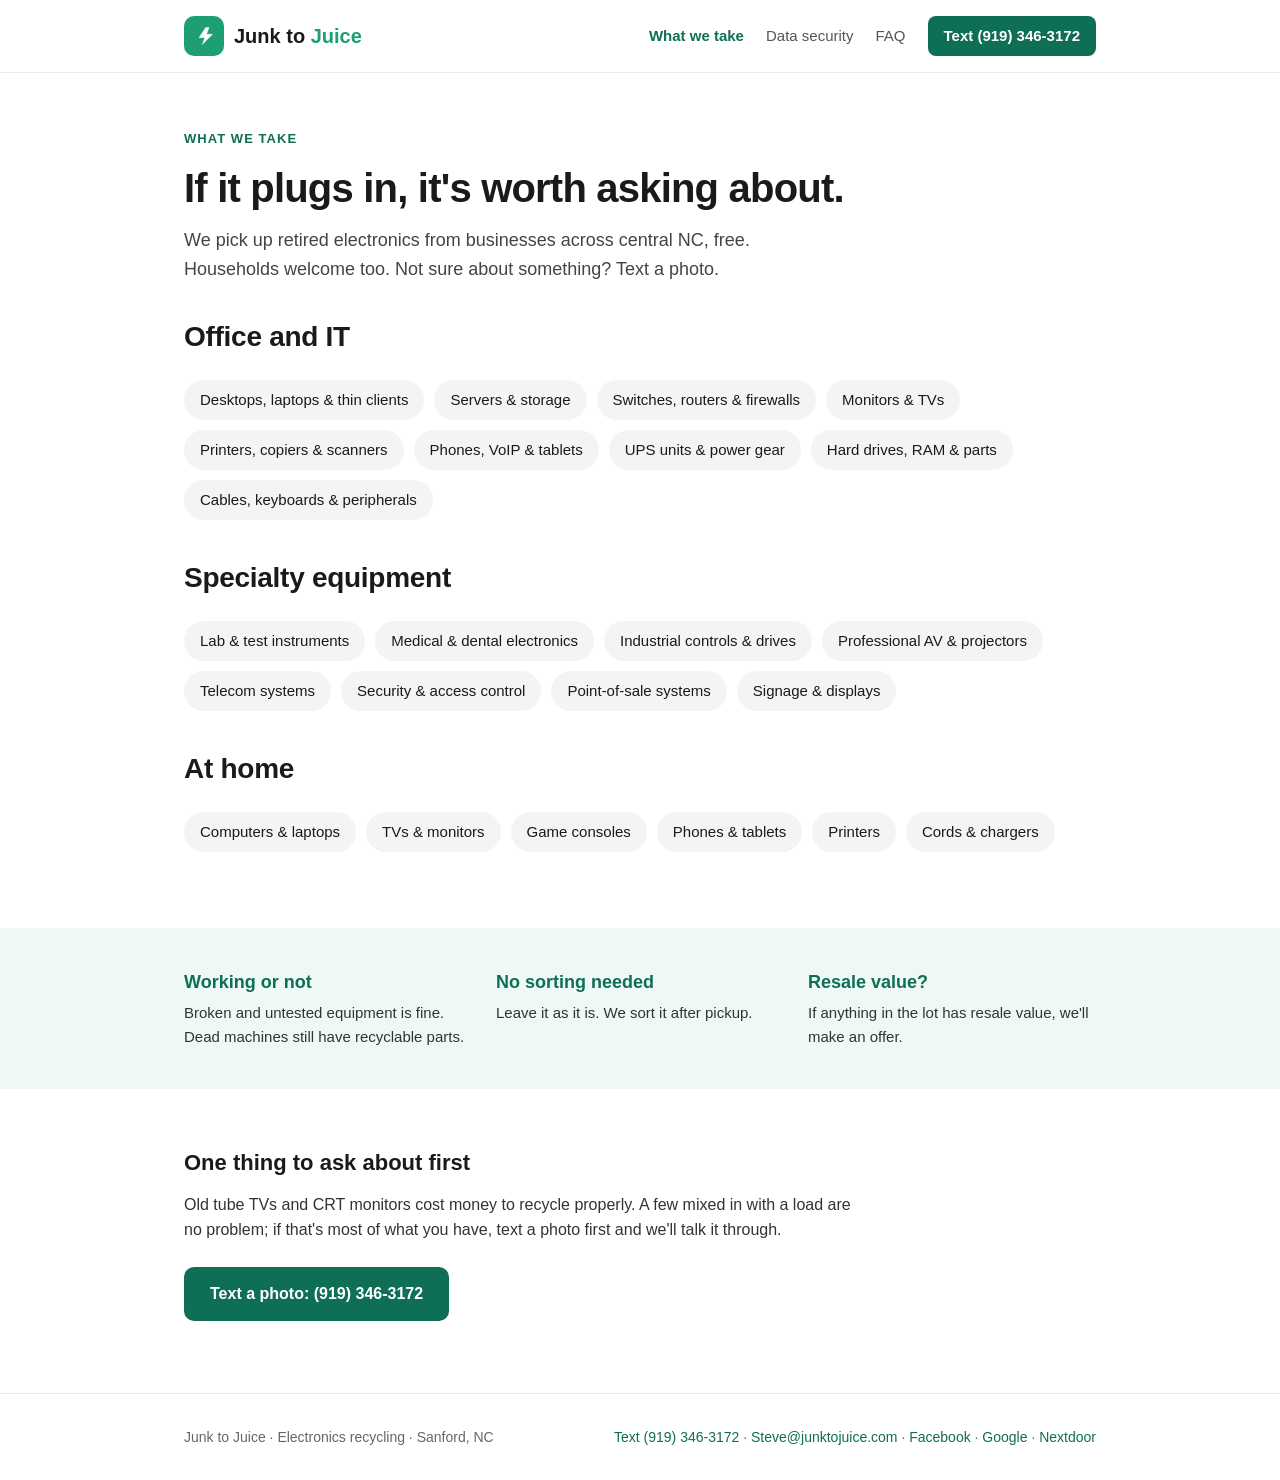
<file: services.html>
<!DOCTYPE html>
<html lang="en">
<head>
  <meta charset="UTF-8" />
  <meta name="viewport" content="width=device-width, initial-scale=1.0" />
  <title>What We Take | Electronics Recycling Pickup in Sanford, NC | Junk to Juice</title>
  <meta name="description" content="Computers, servers, network gear, printers, phones, lab, medical, AV and industrial electronics. Free pickup across Sanford and central NC." />
  <link rel="canonical" href="https://junktojuice.com/services" />
  <link rel="icon" href="/favicon.ico" sizes="32x32" />
  <link rel="icon" href="/favicon.svg" type="image/svg+xml" />
  <link rel="apple-touch-icon" href="/apple-touch-icon.png" />
  <link rel="manifest" href="/site.webmanifest" />
  <link rel="stylesheet" href="/style.css" />
  <meta name="robots" content="index, follow" />
  <meta property="og:type" content="website" />
  <meta property="og:url" content="https://junktojuice.com/services" />
  <meta property="og:title" content="What We Take | Junk to Juice Electronics Recycling" />
  <meta property="og:description" content="Free pickup of business and household electronics across Sanford and central NC." />
  <meta property="og:site_name" content="Junk to Juice" />
  <meta property="og:image" content="https://junktojuice.com/og-image.png" />
  <meta name="twitter:card" content="summary_large_image" />
  <script async src="https://www.googletagmanager.com/gtag/js?id=G-BV7R6ZXYHS"></script>
  <script>
    window.dataLayer = window.dataLayer || [];
    function gtag(){dataLayer.push(arguments);}
    gtag('js', new Date());
    gtag('config', 'G-BV7R6ZXYHS');
  </script>
</head>
<body>

<nav>
  <div class="wrap">
    <a class="logo-mark" href="/">
      <div class="logo-icon"><svg viewBox="0 0 26 26" fill="none" xmlns="http://www.w3.org/2000/svg" aria-hidden="true"><path d="M15 3L7 15h7l-3 8L23 11h-7l3-8z" fill="white" stroke="white" stroke-width="0.5" stroke-linejoin="round"/></svg></div>
      <span class="logo-text">Junk to <span>Juice</span></span>
    </a>
    <div class="nav-links">
      <a href="/services" class="active">What we take</a>
      <a href="/data-security">Data security</a>
      <a href="/faq">FAQ</a>
      <a class="nav-cta" href="sms:+19193463172">Text (919) 346-3172</a>
    </div>
  </div>
</nav>

<header class="page-head">
  <div class="wrap">
    <div class="eyebrow">What we take</div>
    <h1>If it plugs in, it's worth asking about.</h1>
    <p>We pick up retired electronics from businesses across central NC, free. Households welcome too. Not sure about something? Text a photo.</p>
  </div>
</header>

<section class="section" style="padding-top:0;">
  <div class="wrap">
    <h2 class="title">Office and IT</h2>
    <ul class="take">
      <li>Desktops, laptops &amp; thin clients</li>
      <li>Servers &amp; storage</li>
      <li>Switches, routers &amp; firewalls</li>
      <li>Monitors &amp; TVs</li>
      <li>Printers, copiers &amp; scanners</li>
      <li>Phones, VoIP &amp; tablets</li>
      <li>UPS units &amp; power gear</li>
      <li>Hard drives, RAM &amp; parts</li>
      <li>Cables, keyboards &amp; peripherals</li>
    </ul>

    <h2 class="title" style="margin-top:2.25rem;">Specialty equipment</h2>
    <ul class="take">
      <li>Lab &amp; test instruments</li>
      <li>Medical &amp; dental electronics</li>
      <li>Industrial controls &amp; drives</li>
      <li>Professional AV &amp; projectors</li>
      <li>Telecom systems</li>
      <li>Security &amp; access control</li>
      <li>Point-of-sale systems</li>
      <li>Signage &amp; displays</li>
    </ul>

    <h2 class="title" style="margin-top:2.25rem;">At home</h2>
    <ul class="take">
      <li>Computers &amp; laptops</li>
      <li>TVs &amp; monitors</li>
      <li>Game consoles</li>
      <li>Phones &amp; tablets</li>
      <li>Printers</li>
      <li>Cords &amp; chargers</li>
    </ul>
  </div>
</section>

<section class="points">
  <div class="wrap">
    <div class="point"><h2>Working or not</h2><p>Broken and untested equipment is fine. Dead machines still have recyclable parts.</p></div>
    <div class="point"><h2>No sorting needed</h2><p>Leave it as it is. We sort it after pickup.</p></div>
    <div class="point"><h2>Resale value?</h2><p>If anything in the lot has resale value, we'll make an offer.</p></div>
  </div>
</section>

<section class="section">
  <div class="wrap prose">
    <h2 style="margin-top:0;">One thing to ask about first</h2>
    <p>Old tube TVs and CRT monitors cost money to recycle properly. A few mixed in with a load are no problem; if that's most of what you have, text a photo first and we'll talk it through.</p>
    <p style="margin-top:1.5rem;"><a class="btn-primary" href="sms:+19193463172" style="text-decoration:none;">Text a photo: (919) 346-3172</a></p>
  </div>
</section>

<footer>
  <div class="wrap">
    <div>Junk to Juice · Electronics recycling · Sanford, NC</div>
    <div>
      <a href="sms:+19193463172">Text (919) 346-3172</a> ·
      <a href="mailto:Steve@junktojuice.com">Steve@junktojuice.com</a> ·
      <a href="https://www.facebook.com/junktojuice" rel="noopener">Facebook</a> ·
      <a href="https://www.google.com/maps?cid=4999644348705849393" rel="noopener">Google</a> ·
      <a href="https://nextdoor.com/page/junk-to-juice-sanford-nc/" rel="noopener">Nextdoor</a>
    </div>
  </div>
</footer>
</body>
</html>
</file>
<file: style.css>
*, *::before, *::after { box-sizing: border-box; margin: 0; padding: 0; }
body { font-family: -apple-system, BlinkMacSystemFont, 'Segoe UI', Roboto, sans-serif; background: #fff; color: #1a1a1a; line-height: 1.6; }
a { color: #0F6E56; }
.wrap { max-width: 960px; margin: 0 auto; padding: 0 1.5rem; }
nav { border-bottom: 1px solid #ececec; }
nav .wrap { display: flex; align-items: center; justify-content: space-between; gap: 12px; padding-top: 1rem; padding-bottom: 1rem; flex-wrap: wrap; }
.logo-mark { display: inline-flex; align-items: center; gap: 10px; text-decoration: none; }
.logo-icon { width: 40px; height: 40px; border-radius: 10px; background: #1D9E75; display: flex; align-items: center; justify-content: center; flex-shrink: 0; }
.logo-icon svg { width: 22px; height: 22px; }
.logo-text { font-size: 20px; font-weight: 600; color: #1a1a1a; }
.logo-text span { color: #1D9E75; }
.nav-links { display: flex; gap: 22px; flex-wrap: wrap; align-items: center; }
.nav-links a { font-size: 15px; color: #555; text-decoration: none; }
.nav-links a:hover, .nav-links a.active { color: #0F6E56; }
.nav-cta { background: #0F6E56; color: #fff !important; padding: 8px 16px; border-radius: 8px; font-weight: 600; }

.hero { padding: 4.5rem 0 4rem; }
.eyebrow { font-size: 13px; font-weight: 600; letter-spacing: 0.08em; text-transform: uppercase; color: #0F6E56; margin-bottom: 1rem; }
.hero h1 { font-size: 48px; line-height: 1.08; font-weight: 700; letter-spacing: -0.02em; max-width: 720px; margin-bottom: 1.25rem; }
.hero h1 span { color: #1D9E75; }
.hero p.lede { font-size: 19px; color: #444; max-width: 600px; margin-bottom: 2rem; }
.cta-row { display: flex; gap: 12px; flex-wrap: wrap; }
.btn-primary { background: #0F6E56; color: #fff; border: none; border-radius: 10px; padding: 14px 26px; font-size: 16px; font-weight: 600; cursor: pointer; font-family: inherit; text-decoration: none; display: inline-block; }
.btn-primary:hover { background: #0B5543; }
.btn-secondary { background: #fff; color: #1a1a1a; border: 1px solid #c8c8c8; border-radius: 10px; padding: 14px 26px; font-size: 16px; font-weight: 500; cursor: pointer; font-family: inherit; text-decoration: none; display: inline-block; }
.btn-secondary:hover { background: #f5f5f5; }
.homes { margin-top: 1.25rem; font-size: 15px; color: #666; }

.points { background: #EEF8F4; padding: 2.5rem 0; }
.points .wrap { display: grid; grid-template-columns: repeat(auto-fit, minmax(220px, 1fr)); gap: 24px; }
.point h2 { font-size: 18px; font-weight: 700; color: #0F6E56; margin-bottom: 4px; }
.point p { font-size: 15px; color: #333; }

.section { padding: 3.5rem 0; }
.section h2.title { font-size: 28px; font-weight: 700; letter-spacing: -0.01em; margin-bottom: 1.25rem; }
.take { display: flex; flex-wrap: wrap; gap: 10px; margin-bottom: 1.25rem; }
.take li { list-style: none; background: #f4f4f2; border-radius: 999px; padding: 8px 16px; font-size: 15px; }
.note { font-size: 16px; color: #444; }

.steps { display: grid; grid-template-columns: repeat(auto-fit, minmax(220px, 1fr)); gap: 20px; }
.step { display: flex; gap: 14px; align-items: flex-start; }
.step-num { width: 34px; height: 34px; border-radius: 50%; background: #0F6E56; color: #fff; display: flex; align-items: center; justify-content: center; font-weight: 700; flex-shrink: 0; }
.step h3 { font-size: 17px; margin-bottom: 2px; }
.step p { font-size: 15px; color: #555; }

.about { border-top: 1px solid #ececec; }
.about p { font-size: 17px; color: #333; max-width: 640px; margin-bottom: 0.75rem; }

.contact { background: #f7f7f5; }
.contact-card { max-width: 560px; }
.contact-row { display: flex; gap: 10px; }
.contact-input { flex: 1; width: 100%; background: #fff; border: 1px solid #c8c8c8; border-radius: 8px; padding: 12px 14px; font-size: 15px; color: #1a1a1a; font-family: inherit; }
.contact-input:focus { outline: 2px solid #1D9E75; border-color: #1D9E75; }
.contact-alt { margin-top: 1rem; font-size: 15px; color: #555; }

footer { padding: 2rem 0; border-top: 1px solid #ececec; font-size: 14px; color: #666; }
footer .wrap { display: flex; justify-content: space-between; gap: 16px; flex-wrap: wrap; }
footer a { color: #0F6E56; text-decoration: none; }
@media (max-width: 600px) {
  .hero { padding: 3rem 0 2.75rem; }
  .hero h1 { font-size: 34px; }
  .hero p.lede { font-size: 17px; }
  .contact-row { flex-direction: column; }
  .nav-links { gap: 14px; }
}
.page-head { padding: 3.5rem 0 2rem; }
.page-head h1 { font-size: 40px; line-height: 1.1; font-weight: 700; letter-spacing: -0.02em; margin-bottom: 1rem; max-width: 720px; }
.page-head p { font-size: 18px; color: #444; max-width: 640px; }
.prose p { font-size: 16px; color: #333; max-width: 680px; margin-bottom: 1rem; }
.prose h2 { font-size: 22px; font-weight: 700; margin: 2rem 0 0.75rem; }
.prose ul { max-width: 680px; margin: 0 0 1rem 1.25rem; }
.prose li { font-size: 16px; color: #333; margin-bottom: 0.4rem; }
.faq details { border-bottom: 1px solid #ececec; padding: 1rem 0; max-width: 720px; }
.faq summary { font-size: 17px; font-weight: 600; cursor: pointer; }
.faq details p { font-size: 16px; color: #444; margin-top: 0.6rem; }
.sr-only { position: absolute; left: -9999px; }
.nav-links a.active { color: #0F6E56; font-weight: 600; }
@media (max-width: 600px) { .page-head h1 { font-size: 30px; } }
</file>
